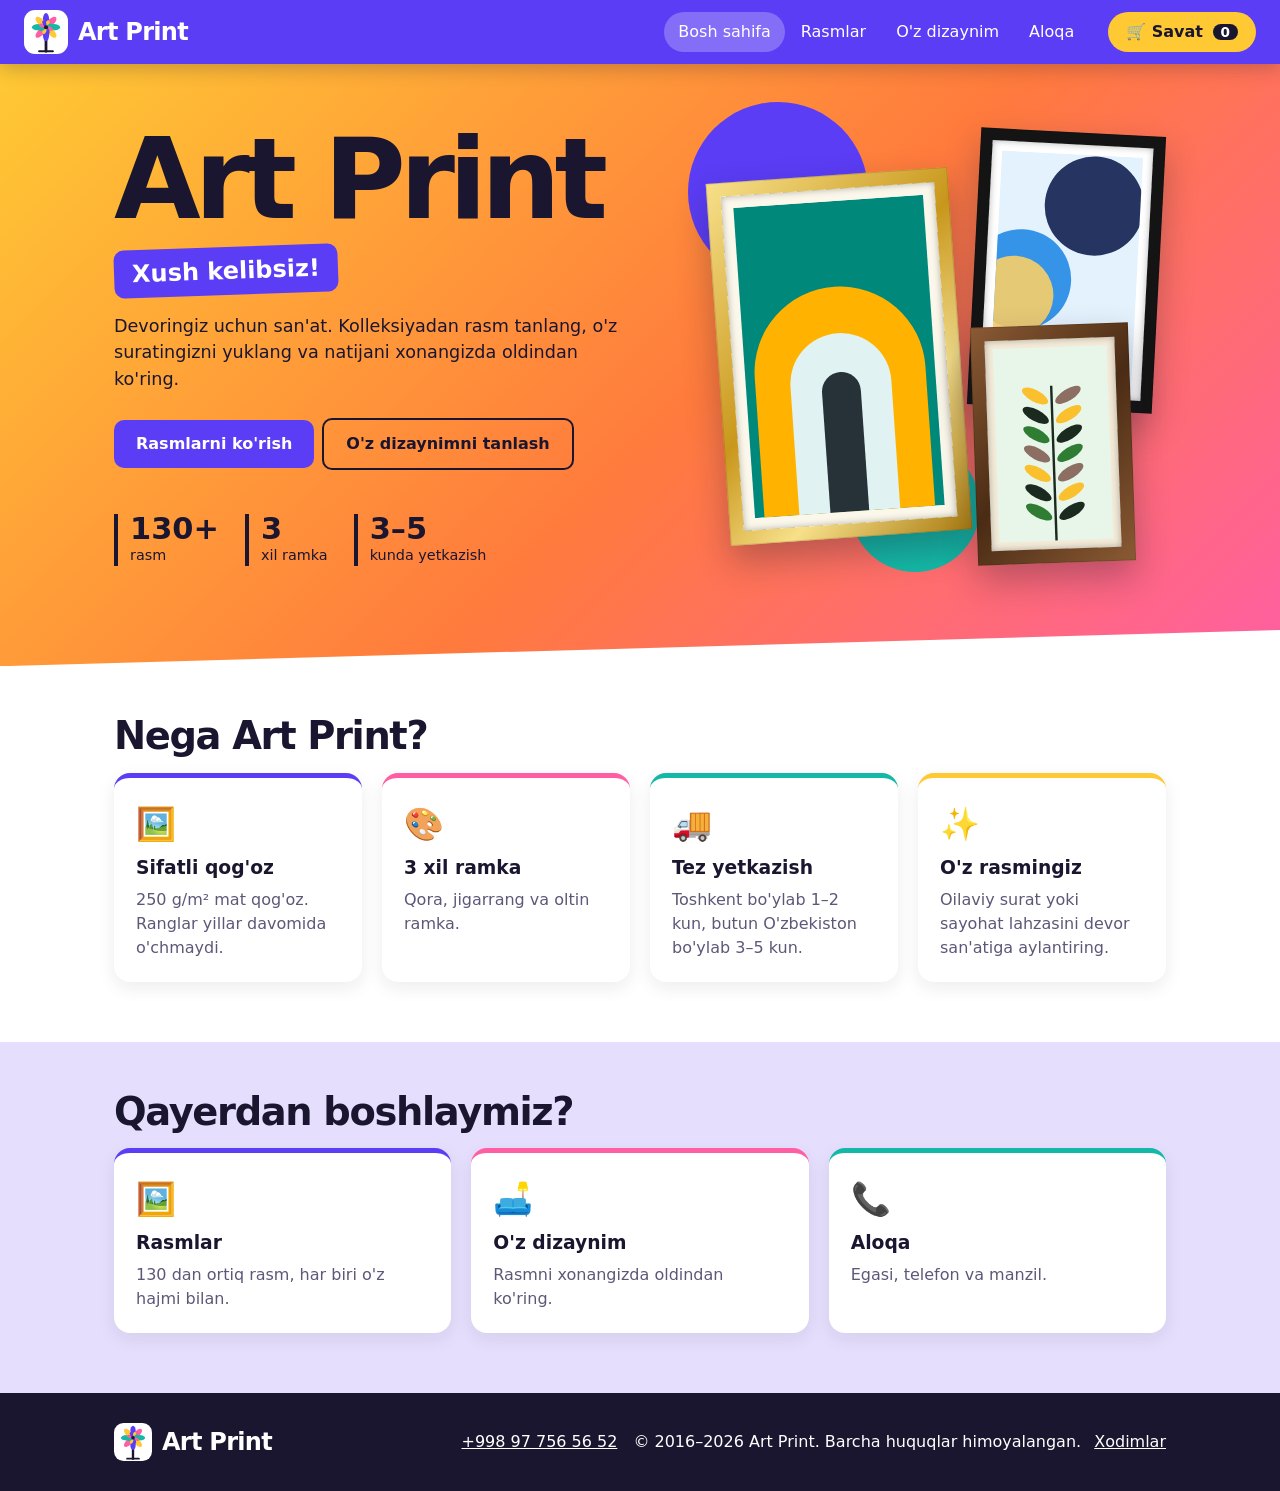
<file: index.html>
<!DOCTYPE html>
<html lang="uz">
<head>
<meta charset="UTF-8">
<meta http-equiv="Content-Security-Policy" content="default-src 'self'; script-src 'self' https://www.gstatic.com https://apis.google.com; style-src 'self' 'unsafe-inline' https://fonts.googleapis.com; font-src https://fonts.gstatic.com; img-src 'self' data: blob: https:; connect-src 'self' https://*.googleapis.com; frame-src https://*.firebaseapp.com https://*.web.app https://accounts.google.com; object-src 'none'; base-uri 'self'; form-action 'self'">
<meta name="referrer" content="strict-origin-when-cross-origin">
<meta name="viewport" content="width=device-width, initial-scale=1, viewport-fit=cover">
<title>Art Print | Bosh sahifa</title>
<meta name="description" content="Art Print: devoringiz uchun san'at. 130 dan ortiq rasm, 3 xil ramka, o'z suratingizdan bosma va xonangizda oldindan ko'rish. O'zbekiston bo'ylab yetkazib berish.">
<link href="https://fonts.googleapis.com/css2?family=Bricolage+Grotesque:wght@400;600;800&display=swap" rel="stylesheet">
<link rel="stylesheet" href="assets/css/style.css?v=6">
</head>
<body data-page="home">
<main>
  <section class="hero"><div class="wrap hero-in">
    <div>
      <h1>Art Print</h1>
      <div class="welcome">Xush kelibsiz!</div>
      <p>Devoringiz uchun san'at. Kolleksiyadan rasm tanlang, o'z suratingizni yuklang va natijani xonangizda oldindan ko'ring.</p>
      <a class="btn" href="rasmlar.html">Rasmlarni ko'rish</a><a class="btn alt" href="dizayn.html">O'z dizaynimni tanlash</a>
      <div class="stats">
        <div><strong>130+</strong><span>rasm</span></div>
        <div><strong>3</strong><span>xil ramka</span></div>
        <div><strong>3–5</strong><span>kunda yetkazish</span></div>
      </div>
    </div>
    <div class="wall3" id="heroWall"></div>
  </div></section>

  <section class="band b-why"><div class="wrap">
    <h2>Nega Art Print?</h2>
    <div class="feats">
      <div class="feat"><div class="ico">🖼️</div><h3>Sifatli qog'oz</h3><p>250 g/m² mat qog'oz. Ranglar yillar davomida o'chmaydi.</p></div>
      <div class="feat"><div class="ico">🎨</div><h3>3 xil ramka</h3><p>Qora, jigarrang va oltin ramka.</p></div>
      <div class="feat"><div class="ico">🚚</div><h3>Tez yetkazish</h3><p>Toshkent bo'ylab 1–2 kun, butun O'zbekiston bo'ylab 3–5 kun.</p></div>
      <div class="feat"><div class="ico">✨</div><h3>O'z rasmingiz</h3><p>Oilaviy surat yoki sayohat lahzasini devor san'atiga aylantiring.</p></div>
    </div>
  </div></section>

  <section class="band b-go"><div class="wrap">
    <h2>Qayerdan boshlaymiz?</h2>
    <div class="feats three">
      <a class="feat go" href="rasmlar.html"><div class="ico">🖼️</div><h3>Rasmlar</h3><p>130 dan ortiq rasm, har biri o'z hajmi bilan.</p></a>
      <a class="feat go" href="dizayn.html"><div class="ico">🛋️</div><h3>O'z dizaynim</h3><p>Rasmni xonangizda oldindan ko'ring.</p></a>
      <a class="feat go" href="aloqa.html"><div class="ico">📞</div><h3>Aloqa</h3><p>Egasi, telefon va manzil.</p></a>
    </div>
  </div></section>
</main>
<script src="assets/js/config.js?v=6"></script>
<script src="assets/js/common.js?v=6"></script>
<script src="assets/js/pages/home.js?v=6"></script>
</body>
</html>
</file>
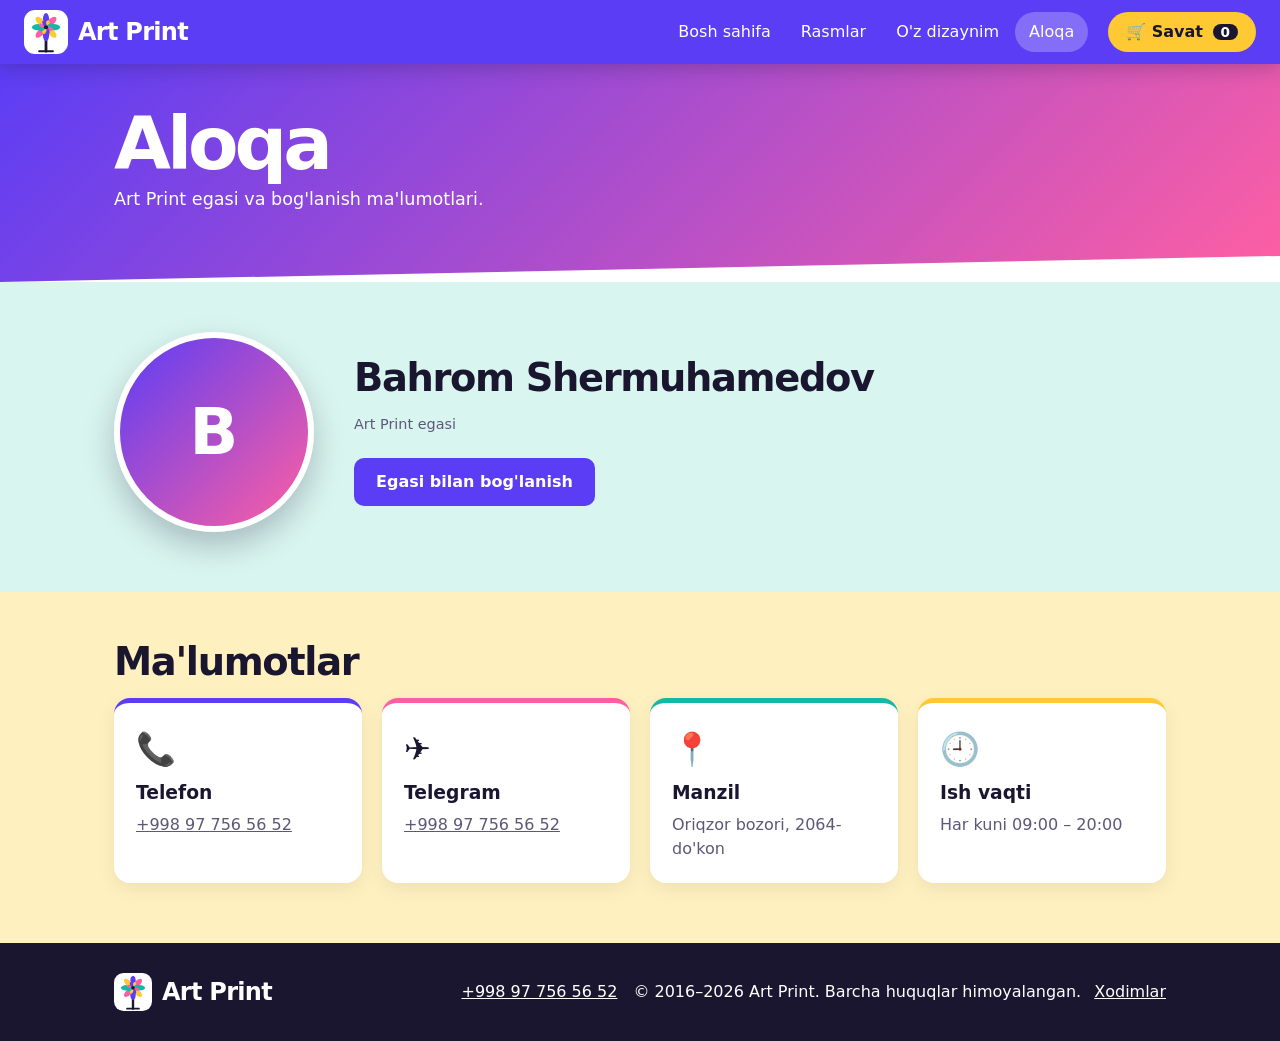
<file: aloqa.html>
<!DOCTYPE html>
<html lang="uz">
<head>
<meta charset="UTF-8">
<meta http-equiv="Content-Security-Policy" content="default-src 'self'; script-src 'self' https://www.gstatic.com https://apis.google.com; style-src 'self' 'unsafe-inline' https://fonts.googleapis.com; font-src https://fonts.gstatic.com; img-src 'self' data: blob: https:; connect-src 'self' https://*.googleapis.com; frame-src https://*.firebaseapp.com https://*.web.app https://accounts.google.com; object-src 'none'; base-uri 'self'; form-action 'self'">
<meta name="referrer" content="strict-origin-when-cross-origin">
<meta name="viewport" content="width=device-width, initial-scale=1, viewport-fit=cover">
<title>Art Print | Aloqa</title>
<meta name="description" content="Art Print bilan bog'lanish: telefon, Telegram, manzil (Oriqzor bozori) va ish vaqti.">
<link href="https://fonts.googleapis.com/css2?family=Bricolage+Grotesque:wght@400;600;800&display=swap" rel="stylesheet">
<link rel="stylesheet" href="assets/css/style.css?v=6">
</head>
<body data-page="aloqa">
<main>
  <div class="phead ph-info"><div class="wrap"><h1>Aloqa</h1><p>Art Print egasi va bog'lanish ma'lumotlari.</p></div></div>
  <section class="band b-owner"><div class="wrap owner">
    <div class="ava" id="ava"></div>
    <div>
      <h2 id="oname"></h2>
      <div class="meta" id="orole"></div>
      <p class="oq" id="oq"></p>
      <a class="btn" id="ocall" href="#">Egasi bilan bog'lanish</a>
    </div>
  </div></section>
  <section class="band b-contact"><div class="wrap">
    <h2>Ma'lumotlar</h2>
    <div class="feats" id="cinfo"></div>
  </div></section>
</main>
<script src="assets/js/config.js?v=6"></script>
<script src="assets/js/common.js?v=6"></script>
<script src="assets/js/pages/aloqa.js?v=6"></script>
</body>
</html>
</file>
<file: assets/css/style.css>
:root{--ink:#1b1630;--violet:#5b3df5;--pink:#ff5fa2;--yellow:#ffc933;--teal:#14b8a6;--orange:#ff7a3d;--line:#e3dff2;--muted:#5d5878;--soft:#f4f1ff}
*{box-sizing:border-box}
html{scroll-padding-top:74px;scroll-behavior:smooth}
body{margin:0;background:#fff;color:var(--ink);font-family:"Bricolage Grotesque",system-ui,sans-serif;line-height:1.5;min-height:100vh;min-height:100dvh;display:flex;flex-direction:column}
main{flex:1;display:flex;flex-direction:column}
main>.band:last-child{flex:1}
button,select,input{font:inherit;color:inherit}
button{cursor:pointer}
a{color:inherit}
:focus-visible{outline:3px solid var(--violet);outline-offset:2px}
.wrap{max-width:1100px;margin:0 auto;padding:0 24px}
.vh{position:absolute;opacity:0;width:1px;height:1px}
.center{text-align:center}

header{position:sticky;top:0;z-index:5;background:var(--violet);color:#fff;display:flex;align-items:center;gap:20px;padding:10px 24px;flex-wrap:wrap;box-shadow:0 4px 18px rgba(27,22,48,.25)}
.brand{display:flex;align-items:center;gap:10px;margin-right:auto;text-decoration:none;color:#fff}
.brandname{font-weight:800;font-size:1.5rem;letter-spacing:-.03em}
.brand svg{display:block}
.spin{animation:spin 16s linear infinite}
.spin2{animation:spin 10s linear infinite reverse}
@keyframes spin{to{transform:rotate(360deg)}}
nav{display:flex;gap:2px;flex-wrap:wrap}
nav a{padding:8px 14px;border-radius:99px;color:#fff;text-decoration:none}
nav a:hover,nav a.on{background:rgba(255,255,255,.25)}
.cartbtn{background:var(--yellow);color:var(--ink);border-radius:99px;padding:8px 18px;font-weight:800;text-decoration:none}
.cartbtn.on{outline:3px solid #fff}
.badge{background:var(--ink);color:#fff;border-radius:99px;padding:0 8px;margin-left:4px;font-size:.85rem}

.hero{background:linear-gradient(135deg,var(--yellow),var(--orange) 55%,var(--pink));padding:64px 0 100px;clip-path:polygon(0 0,100% 0,100% 94%,0 100%)}
.hero-in{display:grid;grid-template-columns:1.1fr .9fr;gap:40px;align-items:center}
h1{font-size:clamp(3.4rem,10vw,7rem);line-height:.92;letter-spacing:-.055em;margin:0 0 16px;font-weight:800}
.welcome{display:inline-block;background:var(--violet);color:#fff;font-size:1.5rem;font-weight:800;padding:6px 18px;border-radius:10px;margin-bottom:18px;transform:rotate(-2deg)}
.hero p{max-width:46ch;font-size:1.1rem;margin:0 0 26px}
.stats{display:flex;gap:26px;margin-top:34px;flex-wrap:wrap}
.stats div{display:flex;flex-direction:column;border-left:4px solid var(--ink);padding-left:12px}
.stats strong{font-size:1.9rem;line-height:1}
.stats span{font-size:.9rem}
.wall3{position:relative;height:430px;max-width:440px;width:100%;justify-self:center}
.wall3::before{content:"";position:absolute;width:180px;height:180px;border-radius:50%;background:var(--violet);top:-30px;left:-30px}
.wall3::after{content:"";position:absolute;width:130px;height:130px;border-radius:50%;background:var(--teal);bottom:-10px;left:30%}
.wf{position:absolute;z-index:1}
.w1{width:55%;left:0;top:10%;transform:rotate(-4deg)}
.w2{width:42%;right:0;top:0;transform:rotate(3deg)}
.w3{width:36%;right:6%;bottom:0;transform:rotate(-2deg)}

.phead{padding:46px 0 70px;color:#fff;clip-path:polygon(0 0,100% 0,100% 88%,0 100%)}
.phead h1{font-size:clamp(2.6rem,7vw,4.6rem);margin:0 0 8px}
.phead p{margin:0;max-width:56ch;font-size:1.1rem}
.ph-pics{background:linear-gradient(135deg,var(--teal),var(--violet))}
.ph-viz{background:linear-gradient(135deg,var(--pink),var(--orange))}
.ph-info{background:linear-gradient(135deg,var(--violet),var(--pink))}
.ph-cart{background:linear-gradient(135deg,var(--yellow),var(--orange));color:var(--ink)}

.btn{display:inline-block;background:var(--violet);color:#fff;border:0;border-radius:10px;padding:12px 22px;font-weight:600;text-decoration:none;text-align:center;transition:transform .15s}
.btn:hover{filter:brightness(1.12);transform:translateY(-2px)}
.btn.alt{background:transparent;color:var(--ink);border:2px solid var(--ink);margin-left:8px}
.btn.soft{background:#e8e2ff;color:var(--violet)}
.btn.big{width:100%;padding:15px;font-size:1.05rem;margin-top:14px}
.btn:disabled{opacity:.4;cursor:not-allowed;transform:none}
.frame{position:relative;background:#fff;padding:10px;box-shadow:0 14px 30px rgba(27,22,48,.25);aspect-ratio:2/3;border:1px solid var(--line)}
.frame svg,.frame img{width:100%;height:100%;display:block;object-fit:cover}
.szb{position:absolute;left:14px;bottom:14px;background:var(--ink);color:#fff;font-size:.75rem;font-weight:800;padding:3px 9px;border-radius:99px}
.fr{aspect-ratio:2/3;box-shadow:0 16px 34px rgba(27,22,48,.3),inset 0 0 0 1px rgba(0,0,0,.12);width:100%}
.mat{width:100%;height:100%;display:grid;place-items:center;box-shadow:inset 0 0 7px rgba(0,0,0,.3);text-align:center;color:var(--muted);font-size:.9rem}
.mat>svg,.mat>img{width:100%;height:100%;display:block;object-fit:cover}

.band{padding:50px 0 60px}
.b-shop{background:#e2f8f4}
.b-why{background:#fff}
.b-go{background:#e5defc}
.b-viz{background:#ffdcea}
.b-owner{background:#d9f5f0}
.b-contact{background:#fff1bf}
.b-cart{background:#f4f1ff}
h2{font-size:2.4rem;letter-spacing:-.035em;margin:0 0 16px;line-height:1.05}
select,input[type=text],input[type=tel]{background:#fff;border:2px solid var(--line);border-radius:8px;padding:9px 11px;width:100%}
input[type=color]{width:46px;height:38px;border:2px solid var(--ink);border-radius:10px;padding:2px;background:#fff}
.grid{display:grid;grid-template-columns:repeat(auto-fill,minmax(210px,1fr));gap:24px}
.more{margin-top:28px;background:var(--pink);color:var(--ink);font-weight:800}
.card{background:var(--tint,#fff);padding:14px;border-radius:16px;transition:transform .2s,box-shadow .2s}
.card:hover{transform:translateY(-4px);box-shadow:0 12px 26px rgba(27,22,48,.15)}
.card:nth-child(4n+1){--tint:#ffe3ec}
.card:nth-child(4n+2){--tint:#fff1c2}
.card:nth-child(4n+3){--tint:#d9f5f0}
.card:nth-child(4n+4){--tint:#e5defc}
.pic{display:block;width:100%;padding:0;border:0;background:none;margin-bottom:12px}
.card h2{margin:0;font-size:1.1rem;letter-spacing:0;line-height:1.3}
.skip{position:absolute;left:12px;top:-60px;z-index:30;background:var(--ink);color:#fff;padding:10px 16px;border-radius:10px;text-decoration:none;font-weight:600}
.skip:focus{top:12px}
.clist{list-style:none;margin:0;padding:0}
.meta{color:var(--muted);font-size:.9rem;margin-bottom:8px}
.card>.btn{width:100%;margin-top:6px}
.card .btn.alt{margin-left:0}
.row2{display:flex;gap:6px;margin-top:6px}
.row2 .btn{flex:1;margin:0;padding:10px 6px;font-size:.9rem}
.szs{display:flex;gap:6px;flex-wrap:wrap;margin:8px 0}
.szc{border:2px solid var(--ink);background:transparent;border-radius:8px;padding:4px 8px;font-size:.78rem;font-weight:600}
.szc[aria-pressed="true"]{background:var(--ink);color:#fff}
.price{display:block;font-weight:800;font-size:1.2rem;margin-bottom:4px;white-space:nowrap}
.row{display:flex;gap:8px;align-items:center}
.cbtns{display:flex;gap:10px;justify-content:center;flex-wrap:wrap;margin-top:12px}
.cbtns .btn{margin:0}
.cnt{text-align:center;color:var(--muted);margin-top:16px}
.chips{display:flex;gap:8px;flex-wrap:wrap;margin-bottom:20px}
.chip{border:2px solid var(--ink);background:transparent;border-radius:99px;padding:6px 16px}
.chip[aria-pressed="true"]{background:var(--ink);color:#fff}

.feats{display:grid;grid-template-columns:repeat(auto-fit,minmax(220px,1fr));gap:20px}
.feat{background:#fff;border-radius:16px;padding:22px;box-shadow:0 6px 18px rgba(27,22,48,.08);border-top:5px solid var(--violet)}
.feat:nth-child(2){border-color:var(--pink)}
.feat:nth-child(3){border-color:var(--teal)}
.feat:nth-child(4){border-color:var(--yellow)}
.feat:nth-child(5){border-color:var(--orange)}
.feat h3{margin:6px 0}
.feat p{margin:0;color:var(--muted)}
.feat.go{display:block;text-decoration:none;transition:transform .2s}
.feat.go:hover{transform:translateY(-4px)}
.ico{font-size:2rem}

.viz{display:grid;grid-template-columns:minmax(300px,560px) 1fr;gap:36px;align-items:start}
.stick{position:sticky;top:88px}
.vr{position:relative;width:100%;border-radius:18px;overflow:hidden;box-shadow:0 16px 36px rgba(27,22,48,.28);background:#ddd}
.vshell{position:absolute;inset:0;width:100%;height:100%;display:block;max-width:none}
.vwall2{position:absolute;box-shadow:inset 0 0 50px rgba(0,0,0,.14);transition:background-color .25s}
.vbase{position:absolute;left:0;right:0;bottom:0;background:linear-gradient(#fbfaf7,#e5e1d8);border-top:1px solid rgba(0,0,0,.08)}
.pnl{position:absolute;left:0;right:0;bottom:0;height:34%;background:rgba(0,0,0,.08);border-top:3px solid rgba(255,255,255,.6)}
.vp{position:absolute;left:50%;bottom:42%;transform:translateX(-50%);transition:width .3s}
.vp .mat{font-size:.5rem;overflow:hidden}
.vwall2 .fr,.vdrag .fr{box-shadow:3px 8px 16px rgba(0,0,0,.35),0 2px 4px rgba(0,0,0,.25)}
.vobj{position:absolute;transform:translateX(-50%);pointer-events:none}
.vobj svg{display:block;width:100%;height:auto}
.vlight{position:absolute;inset:0;pointer-events:none;background:radial-gradient(ellipse at 12% 35%,rgba(255,240,205,.22),transparent 55%),radial-gradient(ellipse at 50% 45%,transparent 55%,rgba(0,0,0,.22))}
.vbg{position:absolute;inset:0;width:100%;height:100%;object-fit:cover;display:block}
.vdrag{bottom:auto;transform:translate(-50%,-50%);cursor:grab;touch-action:none;user-select:none;-webkit-user-select:none;transition:none}
.vdrag:active{cursor:grabbing}
.vhint{position:absolute;left:10px;bottom:10px;background:rgba(27,22,48,.75);color:#fff;font-size:.8rem;padding:4px 10px;border-radius:99px;pointer-events:none}
.vempty{aspect-ratio:4/3;display:grid;place-items:center;background:var(--soft);border:2px dashed var(--violet);box-shadow:none}
.vempty label{cursor:pointer;font-weight:600;padding:20px;text-align:center}
.vcap{display:flex;justify-content:space-between;gap:8px;margin-top:12px;font-size:.95rem;color:var(--muted);flex-wrap:wrap}
.vcap b{color:var(--ink)}
.steps{display:grid;gap:16px}
.step{background:#fff;border-radius:16px;padding:20px;box-shadow:0 6px 18px rgba(27,22,48,.08)}
.step h2{margin:0 0 10px;display:flex;align-items:center;gap:10px;font-size:1.17rem;letter-spacing:0;line-height:1.3}
.step .lbl{display:block;font-weight:600;margin:12px 0 6px}
.step h2 b{display:grid;place-items:center;width:28px;height:28px;border-radius:50%;background:var(--violet);color:#fff;font-size:.9rem}
.step label,.mbox label.f,.blk label.f{display:block;font-weight:600;margin:12px 0 6px}
.step .chips{margin-bottom:6px}
.drop{display:flex!important;flex-direction:column;align-items:center;gap:4px;text-align:center;border:2px dashed var(--violet);border-radius:12px;padding:20px;background:var(--soft);cursor:pointer;margin:12px 0 0!important;font-weight:400!important}
.drop:hover,.drop.over,.drop:focus-within{background:#e8e2ff}
.swatches{display:flex;gap:12px;flex-wrap:wrap;align-items:center}
.sw{width:38px;height:38px;border-radius:50%;border:2px solid var(--ink);padding:0}
.sw[aria-pressed="true"]{outline:3px solid var(--violet);outline-offset:3px}
.fname{width:100%;font-size:.9rem;color:var(--muted)}
.buy{background:var(--ink);color:#fff;border-radius:16px;padding:20px;display:flex;align-items:center;justify-content:space-between;gap:16px;flex-wrap:wrap}
.total{font-size:1.6rem;font-weight:800}
.buy .btn{background:var(--yellow);color:var(--ink);font-weight:800}

.owner{display:grid;grid-template-columns:200px 1fr;gap:40px;align-items:center}
.ava{width:200px;height:200px;border-radius:50%;overflow:hidden;display:grid;place-items:center;background:linear-gradient(135deg,var(--violet),var(--pink));color:#fff;font-size:4rem;font-weight:800;box-shadow:0 14px 30px rgba(27,22,48,.25);border:6px solid #fff}
.ava img{width:100%;height:100%;object-fit:cover}
.oq{font-size:1.4rem;max-width:44ch;margin:0 0 14px;letter-spacing:-.01em}
.owner .btn{margin-top:14px}
.oq:empty{display:none}

footer{background:var(--ink);color:#fff;padding:30px 0}
.foot{display:flex;justify-content:space-between;align-items:center;gap:16px;flex-wrap:wrap}

.overlay{position:fixed;inset:0;background:rgba(27,22,48,.6);opacity:0;pointer-events:none;transition:opacity .2s;z-index:8}
.overlay.on{opacity:1;pointer-events:auto}
.modal{position:fixed;inset:0;display:none;place-items:center;z-index:10;padding:16px}
.modal.on{display:grid}
.mbox{background:#fff;border-radius:16px;padding:28px;max-width:460px;width:100%;position:relative;max-height:92vh;overflow:auto}
.mbox.wide{max-width:900px}
.mbox h2{font-size:1.8rem}
.mx{position:absolute;top:10px;right:14px;background:none;border:0;font-size:1.8rem;line-height:1}
.err{color:#c62828;font-size:.9rem;min-height:1.3em;margin:6px 0}
.ok{color:#1b7f55;font-size:.9rem;min-height:1.3em;margin:6px 0}
.rm2,.rmb{background:none;border:0;color:var(--muted);text-decoration:underline;font-size:.88rem;padding:0}
.rmb:hover{color:#c62828}
.detail{display:grid;grid-template-columns:minmax(240px,380px) 1fr;gap:30px;align-items:start}
.dtotal{font-size:2rem;font-weight:800;margin:16px 0}

.cartv{display:grid;grid-template-columns:1fr 340px;gap:24px;align-items:start}
.ctools{display:flex;justify-content:space-between;align-items:center;background:#fff;border-radius:12px;padding:12px 16px;margin-bottom:12px}
.chkl{display:flex;align-items:center;gap:10px;font-weight:600;margin:0}
input[type=checkbox]{width:20px;height:20px;accent-color:var(--violet);flex:none}
.citem{display:grid;grid-template-columns:auto 72px 1fr auto;gap:14px;align-items:center;background:#fff;border:2px solid var(--line);border-radius:14px;padding:14px 16px;margin-bottom:10px}
.citem .th{width:72px;height:108px;overflow:hidden;border-radius:6px;background:var(--line)}
.citem .th svg,.citem .th img{width:100%;height:100%;object-fit:cover;display:block}
.ci .meta{margin:2px 0 8px}
.cr{display:flex;flex-direction:column;align-items:flex-end;gap:12px}
.step2{display:flex;align-items:center;background:#e8e2ff;border-radius:99px}
.step2 button{width:34px;height:34px;border:0;background:none;font-size:1.2rem;color:var(--violet)}
.step2 span{min-width:24px;text-align:center;font-weight:600}
.sumbox{background:#fff;border-radius:16px;padding:20px;position:sticky;top:84px;box-shadow:0 6px 18px rgba(27,22,48,.08)}
.sumbox h3{margin:0 0 12px;font-size:1.2rem}
.sr{display:flex;justify-content:space-between;gap:10px;padding:5px 0;color:var(--muted)}
.sr.disc{color:#1b7f55}
.sr.tot{color:var(--ink);font-weight:800;font-size:1.25rem;border-top:2px solid var(--line);margin-top:8px;padding-top:12px}
.promo{display:flex;gap:8px;margin:10px 0 0}
.note{font-size:.82rem;color:var(--muted);margin-top:10px}
.blk{background:#fff;border-radius:16px;padding:20px;margin-bottom:14px;box-shadow:0 6px 18px rgba(27,22,48,.08)}
.blk h3{margin:0 0 4px;font-size:1.15rem}
.opts{display:grid;grid-template-columns:repeat(auto-fit,minmax(190px,1fr));gap:10px;margin-top:10px}
.opt{text-align:left;background:#fff;border:2px solid var(--line);border-radius:12px;padding:12px 14px;display:flex;flex-direction:column;gap:2px}
.opt span{font-size:.85rem;color:var(--muted)}
.opt[aria-pressed="true"]{border-color:var(--violet);background:#e8e2ff}
.pb{display:inline-block;padding:2px 10px;border-radius:8px;font-weight:800;font-size:.95rem;margin-bottom:4px;width:fit-content}
.pb.click{background:#d9f0fb;color:#065f85}
.pb.payme{background:#d3f4f0;color:#06655f}
.pb.uzum{background:#e8defc;color:#6a3fd1}
.pb.cash{background:#f3ecd6;color:#7a6320}
.back{margin-bottom:10px}
.ph-admin{background:linear-gradient(135deg,var(--ink),var(--violet))}
.ord{display:grid;gap:4px}
.ordh{display:flex;align-items:center;gap:10px;flex-wrap:wrap}
.ordh .meta{margin:0 0 0 auto}
.st{padding:2px 10px;border-radius:99px;font-size:.85rem;font-weight:600;background:var(--line)}
.st-yangi{background:#fff1bf;color:#7a5a00}
.st-tasdiqlandi{background:#d9f0fb;color:#0a6f9a}
.st-yetkazildi{background:#d3f4e3;color:#1b7f55}
.st-bekor{background:#fde2e2;color:#c62828}
.oitems{margin:6px 0;padding-left:20px}
.oacts{display:flex;gap:8px;flex-wrap:wrap;margin-top:8px}
.oacts .btn{margin:0}
footer .staff{margin-left:8px;text-decoration:underline}
.kpis{display:grid;grid-template-columns:repeat(auto-fit,minmax(180px,1fr));gap:12px;margin:14px 0}
.kpi{background:var(--soft);border-radius:12px;padding:14px;display:flex;flex-direction:column;gap:2px;min-width:0}
.kpi span{font-size:.85rem;color:var(--muted)}
.kpi b{font-size:1.3rem;line-height:1.2;overflow-wrap:anywhere}
.kpi small{display:block;font-size:.8rem;font-weight:400;color:var(--muted)}
.tops{display:grid;grid-template-columns:1fr 1fr;gap:20px}
.tops h4{margin:6px 0}
@media (max-width:620px){.tops{grid-template-columns:1fr}}

.toast{position:fixed;left:50%;bottom:24px;transform:translate(-50%,20px);background:var(--ink);color:#fff;padding:10px 20px;border-radius:99px;opacity:0;transition:.25s;z-index:20;pointer-events:none}
.toast.on{opacity:1;transform:translate(-50%,0)}

@media (max-width:820px){.hero-in,.viz,.detail,.owner,.cartv{grid-template-columns:1fr}.wall3{order:-1}.stick,.sumbox{position:static}.wall3{height:auto;aspect-ratio:1}.ava{width:140px;height:140px;font-size:3rem}.citem{grid-template-columns:auto 60px 1fr}.cr{grid-column:1/-1;flex-direction:row;justify-content:space-between;align-items:center}.citem .th{width:60px;height:90px}}
@media (prefers-reduced-motion:reduce){*{transition:none!important;animation:none!important;scroll-behavior:auto!important}}
input[type=number]{background:#fff;border:2px solid var(--line);border-radius:8px;padding:9px 11px;width:100%}
.dims{display:grid;grid-template-columns:repeat(3,1fr);gap:10px}
.dims.two{grid-template-columns:repeat(2,1fr)}
.dims label{margin:0 0 4px!important;font-size:.85rem;color:var(--muted)}
.calc{background:#fff;border-radius:16px;padding:14px 18px;margin-top:12px;box-shadow:0 6px 18px rgba(27,22,48,.08)}
.warn{color:#b45309;font-size:.9rem;margin-top:6px}

/* ===== RESPONSIVE (telefon, planshet, kompyuter) ===== */
img,svg{max-width:100%}
.burger{display:none;background:rgba(255,255,255,.2);color:#fff;border:0;border-radius:10px;width:44px;height:44px;font-size:1.4rem;line-height:1}
.brand{order:1}
.foot .brand{order:0}
nav{order:2}
.cartbtn{order:3}

@media (max-width:980px){
  .viz{grid-template-columns:1fr}
  .stick{position:static}
  .wrap{padding:0 20px}
}
@media (max-width:820px){
  header{padding:8px 16px;gap:10px}
  .cartbtn{order:2}
  .burger{display:block;order:3}
  nav{order:4;width:100%;display:none;flex-direction:column;gap:4px;padding:6px 0 4px}
  nav.open{display:flex}
  nav a{padding:12px 14px;font-size:1.05rem}
  .hero{padding:36px 0 70px}
  .phead{padding:30px 0 52px}
  .band{padding:36px 0 44px}
  h2{font-size:1.9rem}
  .hero p,.phead p{font-size:1rem}
  .owner{text-align:center;justify-items:center}
  .foot{flex-direction:column;text-align:center}
  input,select{font-size:16px}
  .btn,.chip{min-height:44px}
  .step2 button{width:40px;height:40px}
  .mbox{padding:20px;max-height:94vh;max-height:94dvh}
  .modal{padding:8px}
  .ctools{flex-wrap:wrap;gap:8px}
  .buy .btn,.cbtns .btn{width:100%}
}
@media (max-width:480px){
  .wrap{padding:0 14px}
  header{gap:8px}
  .brand{gap:8px}
  .brand svg{width:36px;height:36px}
  .brandname{font-size:1.15rem}
  .cartbtn{padding:8px 12px;font-size:.9rem}
  .stats{gap:16px}
  .stats strong{font-size:1.5rem}
  .hero .btn,.hero .btn.alt{display:block;margin:0 0 10px}
  .grid{grid-template-columns:repeat(2,1fr);gap:12px}
  .card{padding:10px;border-radius:12px}
  .frame{padding:6px}
  .szb{left:10px;bottom:10px;font-size:.65rem}
  .card h2{font-size:.95rem}
  .szc{font-size:.68rem;padding:4px 5px}
  .price{font-size:1.05rem}
  .card>.btn,.row2 .btn{padding:10px 4px;font-size:.85rem}
  .feats{grid-template-columns:1fr}
  .dims{gap:8px}

  .citem{padding:10px;gap:10px}
  .sw{width:40px;height:40px}
  .total{font-size:1.35rem}
  .vcap{font-size:.85rem}
  .ava{width:120px;height:120px}
}

/* ===== RESPONSIVE v2: telefon, planshet, noutbuk, katta ekran, gorizontal telefon ===== */
html{-webkit-text-size-adjust:100%;text-size-adjust:100%}
body{overflow-x:hidden}
body.modal-open{overflow:hidden}
.viz>*,.cartv>*,.detail>*,.hero-in>*,.owner>*,.steps>*,.step,.card,.citem>*{min-width:0}
header{padding-left:max(24px,env(safe-area-inset-left));padding-right:max(24px,env(safe-area-inset-right));padding-top:max(10px,env(safe-area-inset-top))}
footer{padding-bottom:calc(30px + env(safe-area-inset-bottom))}
.toast{max-width:calc(100vw - 32px);text-align:center;bottom:calc(24px + env(safe-area-inset-bottom))}
.price{white-space:normal}
.sr span:last-child{text-align:right}
.hero .btn{margin:0 8px 10px 0}
.hero .btn.alt{margin-left:0}

/* Menyu (burger) planshetgacha: 900px va undan kichik */
@media (max-width:900px){
  header{gap:10px;padding-left:max(16px,env(safe-area-inset-left));padding-right:max(16px,env(safe-area-inset-right))}
  .cartbtn{order:2}
  .burger{display:block;order:3}
  nav{order:4;width:100%;display:none;flex-direction:column;gap:4px;padding:6px 0 4px}
  nav.open{display:flex}
  nav a{padding:12px 14px;font-size:1.05rem}
}

/* Planshet va kichik noutbuk */
@media (max-width:980px){
  .stick{max-width:620px;width:100%;margin:0 auto}
}

/* Sensorli qurilmalar: barmoq uchun qulay o'lchamlar, iOS zoom bo'lmasin */
@media (pointer:coarse){
  input,select,textarea{font-size:16px}
  .btn,.chip{min-height:44px}
  .szc{min-height:36px;display:inline-flex;align-items:center}
  .sw{width:44px;height:44px}
  .mx{width:44px;height:44px;top:6px;right:8px}
  .step2 button{width:42px;height:42px}
}
@media (hover:none){
  .card:hover,.feat.go:hover,.btn:hover{transform:none;box-shadow:none;filter:none}
}

/* Juda kichik telefonlar (320-360px) */
@media (max-width:360px){
  .brandname{font-size:1rem}
  .cartbtn{padding:8px 10px;font-size:.85rem}
  h2{font-size:1.6rem}
  .grid{gap:10px}
  .chip{padding:6px 12px}
  .dims input{padding:9px 6px}
  .citem{grid-template-columns:auto 52px 1fr}
  .citem .th{width:52px;height:78px}
  .promo{flex-wrap:wrap}
}

/* Gorizontal (landscape) telefon */
@media (max-height:500px) and (orientation:landscape){
  header{position:static}
  .hero{padding:28px 0 60px}
  .phead{padding:24px 0 44px}
  .stick,.sumbox{position:static}
  .modal{align-items:start}
  .mbox{max-height:calc(100vh - 16px);max-height:calc(100dvh - 16px)}
}

/* Katta ekranlar: noutbuk, monitor, TV */
@media (min-width:1400px){.wrap{max-width:1280px}}
@media (min-width:1800px){html{font-size:112.5%}.wrap{max-width:1480px}}
@media (min-width:2400px){html{font-size:137.5%}.wrap{max-width:1800px}}
/* ===== Sotuv bo'limi: mijoz suratlari va katalog ===== */
.ctools{gap:10px;flex-wrap:wrap}
.ctools>span{margin-right:auto}
.ctools .btn{padding:6px 14px;margin:0;font-size:.9rem}
.ophoto{display:flex;align-items:center;gap:12px;flex-wrap:wrap;margin:8px 0 10px}
.ophoto img{width:110px;height:110px;object-fit:cover;border-radius:10px;background:var(--line);border:1px solid var(--line)}
.ophoto .btn{margin:0;padding:8px 14px;font-size:.9rem}
.padd{display:grid;grid-template-columns:220px 1fr;gap:20px;align-items:start;margin:12px 0 20px}
.padd .drop{margin:0!important;min-height:220px;justify-content:center}
.pprev{max-width:100%;max-height:260px;border-radius:8px;display:block}
.padd .btn{margin-top:14px}
.dims.four{grid-template-columns:repeat(4,1fr)}
.dims.four label{display:flex;flex-direction:column;gap:4px;font-size:.85rem;color:var(--muted);font-weight:400;margin:0}
.prow{display:grid;grid-template-columns:90px 1fr;gap:16px;align-items:start;border-top:2px solid var(--line);padding:14px 0}
.prow img{width:90px;aspect-ratio:2/3;object-fit:cover;border-radius:8px;background:var(--line)}
.prow .oacts{align-items:center}
@media (max-width:620px){.padd{grid-template-columns:1fr}.dims.four{grid-template-columns:repeat(2,1fr)}.prow{grid-template-columns:64px 1fr}.prow img{width:64px}}

/* ===== Semantik sarlavhalar: bloklar ichidagi kichik h2/h3 ===== */
.bh{margin:0 0 8px;font-size:1.15rem;letter-spacing:0;line-height:1.3}
h3.bh{font-size:1rem;margin:6px 0}
.chkl.rights{align-items:flex-start;font-weight:400;margin:14px 0 4px!important;line-height:1.35}
.chkl.rights input{margin-top:1px}
/* devordagi rasm oynasidagi yengil yaltirash */
.vwall2 .fr,.vdrag .fr{position:relative}
.vwall2 .fr::after,.vdrag .fr::after{content:"";position:absolute;inset:0;background:linear-gradient(115deg,rgba(255,255,255,.2),rgba(255,255,255,.04) 38%,transparent 60%);pointer-events:none}
</file>
